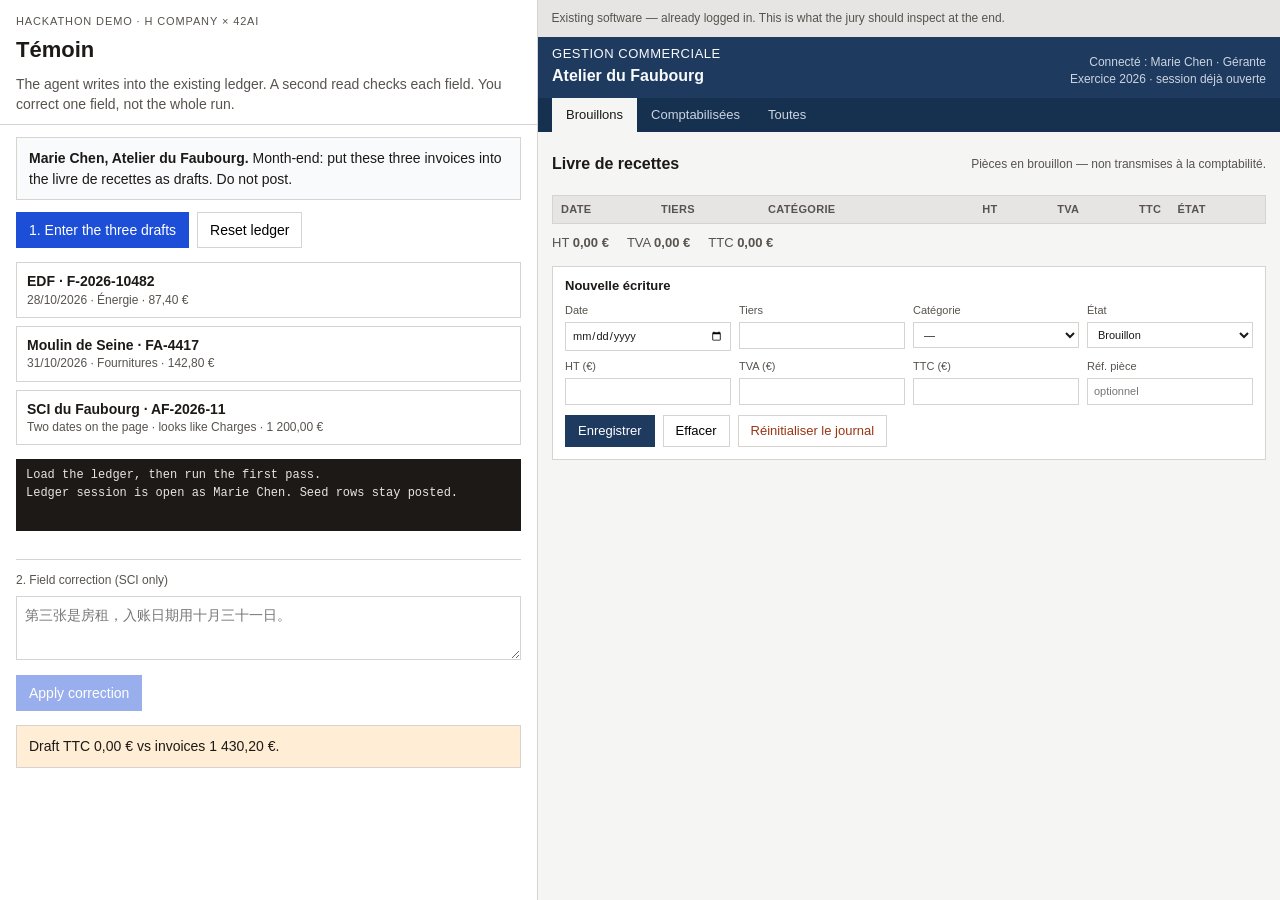
<file: hackathon/web/index.html>
<!doctype html>
<html lang="en">
<head>
  <meta charset="utf-8">
  <meta name="viewport" content="width=device-width, initial-scale=1">
  <title>Témoin — witnessed operator</title>
  <link rel="stylesheet" href="operator.css">
</head>
<body>
  <div class="shell">
    <section class="panel">
      <header>
        <p class="kicker">Hackathon demo · H Company × 42AI</p>
        <h1>Témoin</h1>
        <p class="lead">The agent writes into the existing ledger. A second read checks each field. You correct one field, not the whole run.</p>
      </header>
      <div class="scroll">
        <div class="goal">
          <strong>Marie Chen, Atelier du Faubourg.</strong>
          Month-end: put these three invoices into the livre de recettes as drafts. Do not post.
        </div>
        <div class="row">
          <button class="primary" id="run" type="button">1. Enter the three drafts</button>
          <button id="reset" type="button">Reset ledger</button>
        </div>
        <div class="inv" id="invoice-list">
          <a href="invoices.html#edf" target="_blank" rel="noopener">
            <div class="who">EDF · F-2026-10482</div>
            <div class="meta">28/10/2026 · Énergie · 87,40 €</div>
          </a>
          <a href="invoices.html#moulin" target="_blank" rel="noopener">
            <div class="who">Moulin de Seine · FA-4417</div>
            <div class="meta">31/10/2026 · Fournitures · 142,80 €</div>
          </a>
          <a href="invoices.html#sci" target="_blank" rel="noopener">
            <div class="who">SCI du Faubourg · AF-2026-11</div>
            <div class="meta">Two dates on the page · looks like Charges · 1 200,00 €</div>
          </a>
        </div>
        <div class="log" id="log">Load the ledger, then run the first pass.</div>
        <div class="cards" id="cards"></div>
        <div class="correct">
          <label for="correction">2. Field correction (SCI only)</label>
          <textarea id="correction" autocomplete="off" placeholder="第三张是房租，入账日期用十月三十一日。"></textarea>
          <div class="row">
            <button class="primary" id="apply-correction" type="button" disabled>Apply correction</button>
          </div>
        </div>
        <div class="summary no" id="summary">No drafts yet.</div>
      </div>
    </section>
    <section class="stage">
      <header>Existing software — already logged in. This is what the jury should inspect at the end.</header>
      <iframe id="ledger-frame" title="Livre de recettes" src="ledger.html"></iframe>
    </section>
  </div>
  <script src="invoices.js"></script>
  <script src="verify.js"></script>
  <script src="operator.js"></script>
</body>
</html>
</file>
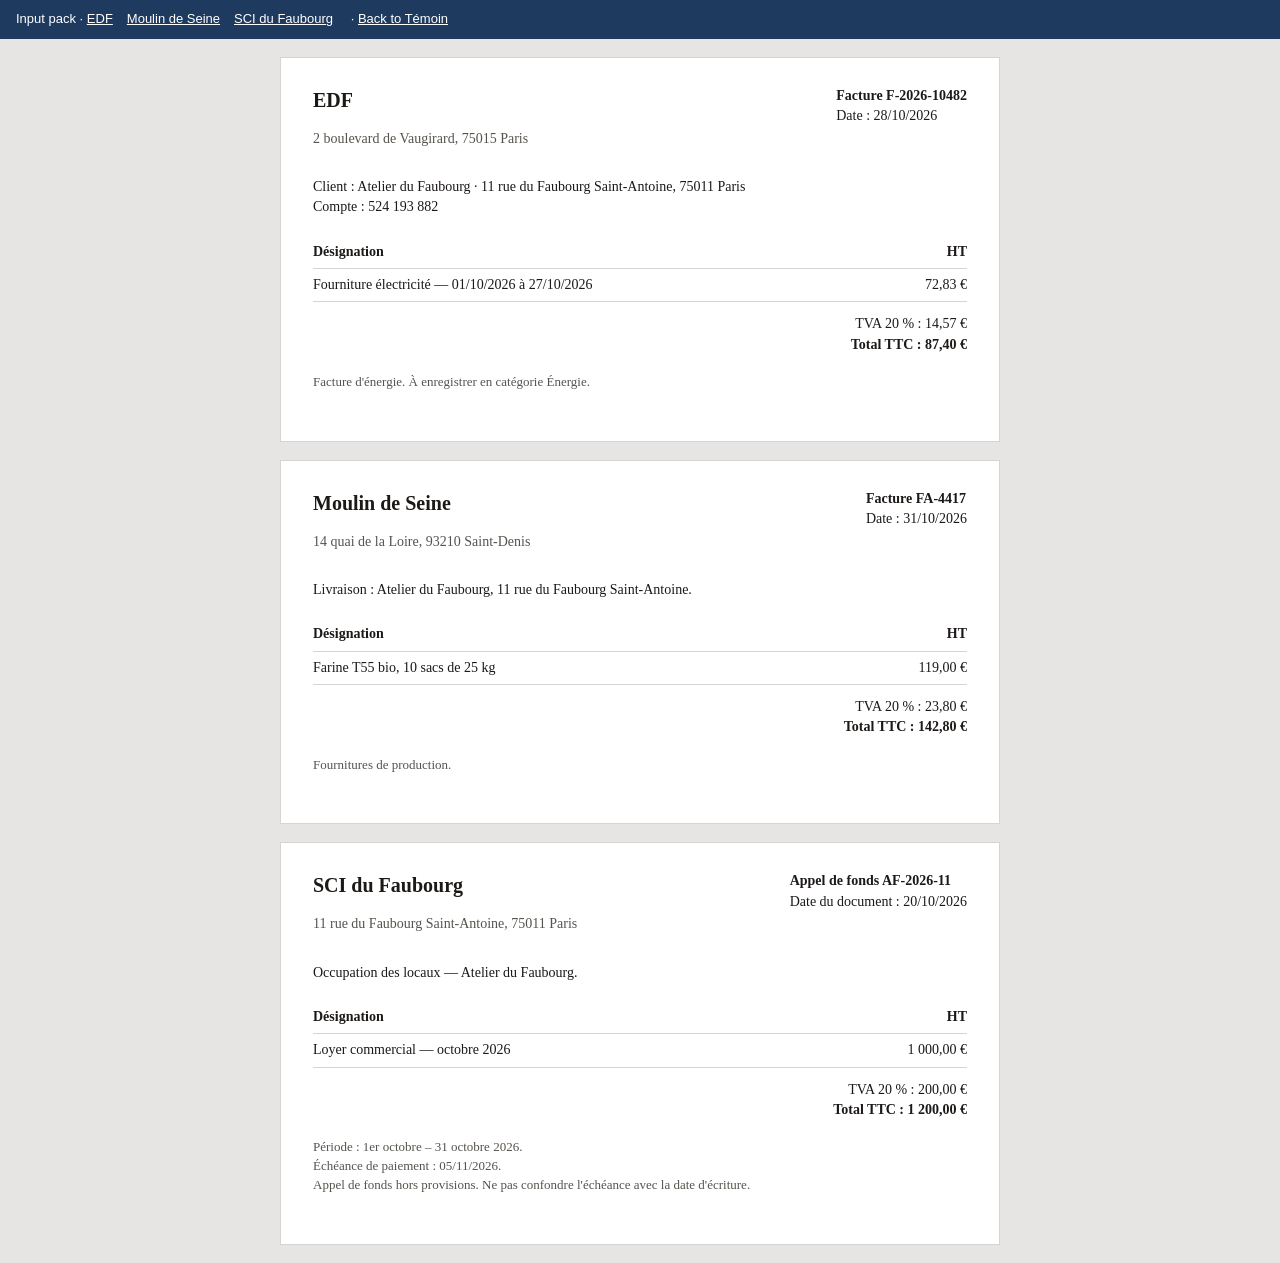
<file: hackathon/web/invoices.html>
<!doctype html>
<html lang="fr">
<head>
  <meta charset="utf-8">
  <meta name="viewport" content="width=device-width, initial-scale=1">
  <title>Pièces — Atelier du Faubourg</title>
  <style>
    :root { --ink: #1c1917; --muted: #57534e; --line: #d6d3d1; }
    * { box-sizing: border-box; }
    body {
      margin: 0;
      background: #e7e5e4;
      color: var(--ink);
      font: 14px/1.45 "Liberation Serif", "Times New Roman", serif;
    }
    nav {
      position: sticky;
      top: 0;
      z-index: 1;
      background: #1e3a5f;
      color: #fff;
      padding: 10px 16px;
      font-family: "Liberation Sans", sans-serif;
      font-size: 13px;
    }
    .page { scroll-margin-top: 52px; }
    nav a { color: #fff; margin-right: 14px; }
    .page {
      max-width: 720px;
      margin: 18px auto;
      background: #fff;
      border: 1px solid var(--line);
      padding: 28px 32px 36px;
    }
    header { display: flex; justify-content: space-between; gap: 16px; }
    h1 { margin: 0; font-size: 20px; }
    .muted { color: var(--muted); }
    table { width: 100%; border-collapse: collapse; margin-top: 18px; }
    th, td { border-bottom: 1px solid var(--line); padding: 6px 0; text-align: left; }
    td.num, th.num { text-align: right; font-variant-numeric: tabular-nums; }
    .totals { margin-top: 12px; text-align: right; }
    .note { margin-top: 18px; font-size: 13px; color: var(--muted); }
    @media print {
      nav { display: none; }
      .page { border: 0; margin: 0; page-break-after: always; }
    }
  </style>
</head>
<body>
  <nav>
    Input pack · <a href="#edf">EDF</a><a href="#moulin">Moulin de Seine</a><a href="#sci">SCI du Faubourg</a>
    · <a href="index.html">Back to Témoin</a>
  </nav>

  <article class="page" id="edf">
    <header>
      <div>
        <h1>EDF</h1>
        <p class="muted">2 boulevard de Vaugirard, 75015 Paris</p>
      </div>
      <div>
        <strong>Facture F-2026-10482</strong><br>
        Date : 28/10/2026
      </div>
    </header>
    <p>Client : Atelier du Faubourg · 11 rue du Faubourg Saint-Antoine, 75011 Paris<br>
    Compte : 524 193 882</p>
    <table>
      <thead><tr><th>Désignation</th><th class="num">HT</th></tr></thead>
      <tbody>
        <tr><td>Fourniture électricité — 01/10/2026 à 27/10/2026</td><td class="num">72,83 €</td></tr>
      </tbody>
    </table>
    <p class="totals">TVA 20 % : 14,57 €<br><strong>Total TTC : 87,40 €</strong></p>
    <p class="note">Facture d'énergie. À enregistrer en catégorie Énergie.</p>
  </article>

  <article class="page" id="moulin">
    <header>
      <div>
        <h1>Moulin de Seine</h1>
        <p class="muted">14 quai de la Loire, 93210 Saint-Denis</p>
      </div>
      <div>
        <strong>Facture FA-4417</strong><br>
        Date : 31/10/2026
      </div>
    </header>
    <p>Livraison : Atelier du Faubourg, 11 rue du Faubourg Saint-Antoine.</p>
    <table>
      <thead><tr><th>Désignation</th><th class="num">HT</th></tr></thead>
      <tbody>
        <tr><td>Farine T55 bio, 10 sacs de 25 kg</td><td class="num">119,00 €</td></tr>
      </tbody>
    </table>
    <p class="totals">TVA 20 % : 23,80 €<br><strong>Total TTC : 142,80 €</strong></p>
    <p class="note">Fournitures de production.</p>
  </article>

  <article class="page" id="sci">
    <header>
      <div>
        <h1>SCI du Faubourg</h1>
        <p class="muted">11 rue du Faubourg Saint-Antoine, 75011 Paris</p>
      </div>
      <div>
        <strong>Appel de fonds AF-2026-11</strong><br>
        Date du document : 20/10/2026
      </div>
    </header>
    <p>Occupation des locaux — Atelier du Faubourg.</p>
    <table>
      <thead><tr><th>Désignation</th><th class="num">HT</th></tr></thead>
      <tbody>
        <tr><td>Loyer commercial — octobre 2026</td><td class="num">1 000,00 €</td></tr>
      </tbody>
    </table>
    <p class="totals">TVA 20 % : 200,00 €<br><strong>Total TTC : 1 200,00 €</strong></p>
    <p class="note">
      Période : 1er octobre – 31 octobre 2026.<br>
      Échéance de paiement : 05/11/2026.<br>
      Appel de fonds hors provisions. Ne pas confondre l'échéance avec la date d'écriture.
    </p>
  </article>
</body>
</html>
</file>
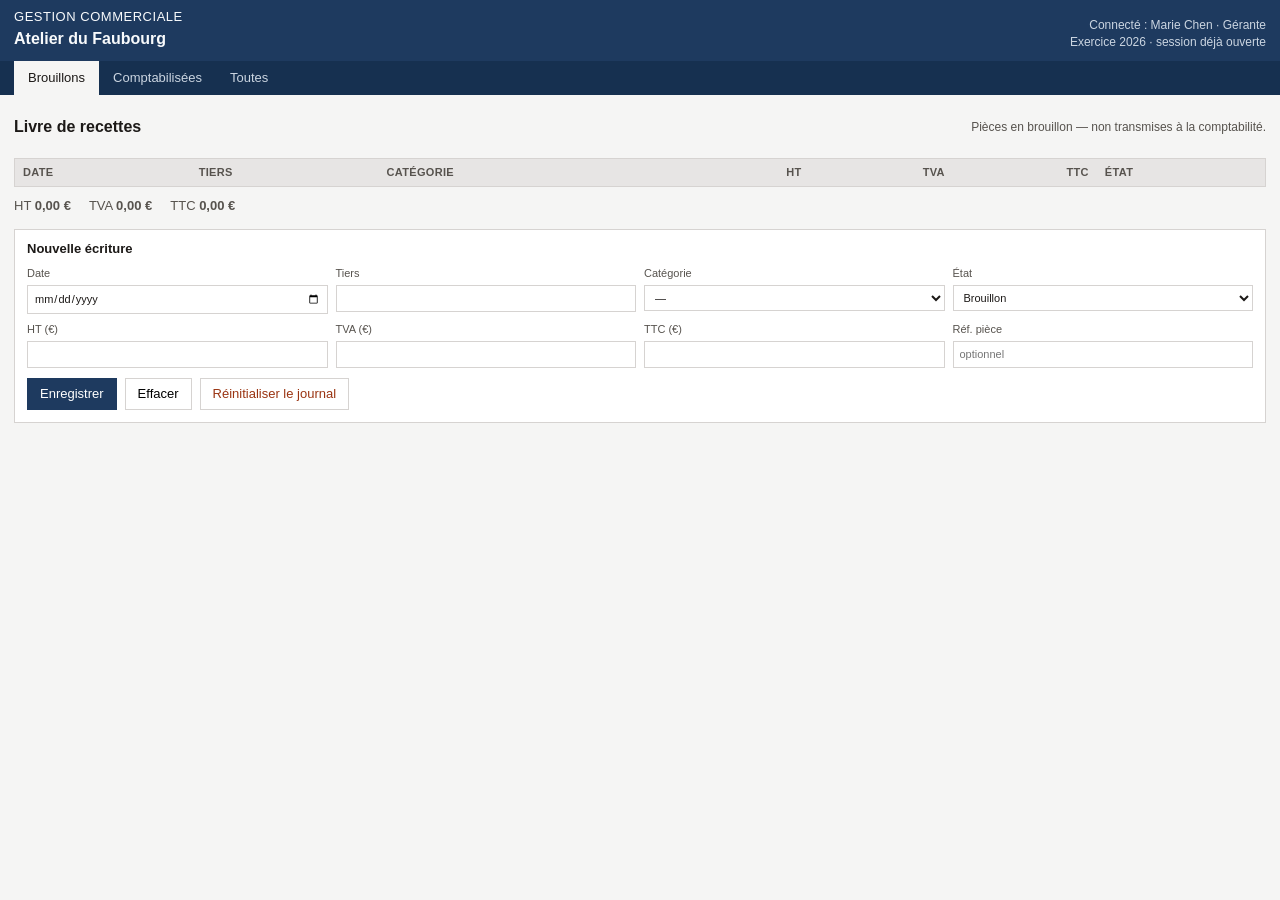
<file: hackathon/web/ledger.html>
<!doctype html>
<html lang="fr">
<head>
  <meta charset="utf-8">
  <meta name="viewport" content="width=device-width, initial-scale=1">
  <title>Livre de recettes — Atelier du Faubourg</title>
  <link rel="stylesheet" href="ledger.css">
</head>
<body>
  <div class="app">
    <header class="top">
      <div class="brand">
        Gestion commerciale
        <strong>Atelier du Faubourg</strong>
      </div>
      <div class="session">
        Connecté : Marie Chen · Gérante<br>
        Exercice 2026 · session déjà ouverte
      </div>
    </header>
    <nav class="tabs" aria-label="Journaux">
      <button type="button" id="tab-drafts" aria-selected="true">Brouillons</button>
      <button type="button" id="tab-posted" aria-selected="false">Comptabilisées</button>
      <button type="button" id="tab-all" aria-selected="false">Toutes</button>
    </nav>
    <main class="main">
      <div class="toolbar">
        <h1>Livre de recettes</h1>
        <p class="hint" id="filter-hint">Pièces en brouillon — non transmises à la comptabilité.</p>
      </div>
      <table>
        <thead>
          <tr>
            <th>Date</th>
            <th>Tiers</th>
            <th>Catégorie</th>
            <th class="num">HT</th>
            <th class="num">TVA</th>
            <th class="num">TTC</th>
            <th>État</th>
          </tr>
        </thead>
        <tbody id="rows"></tbody>
      </table>
      <p class="totals" id="totals"></p>
      <form class="form" id="entry-form">
        <h2>Nouvelle écriture</h2>
        <div class="grid">
          <label>Date
            <input id="f-date" name="date" type="date" required>
          </label>
          <label>Tiers
            <input id="f-vendor" name="vendor" required maxlength="80">
          </label>
          <label>Catégorie
            <select id="f-category" name="category" required>
              <option value="">—</option>
              <option>Énergie</option>
              <option>Fournitures</option>
              <option>Loyer</option>
              <option>Charges</option>
              <option>Télécom</option>
            </select>
          </label>
          <label>État
            <select id="f-status" name="status">
              <option>Brouillon</option>
              <option>Comptabilisée</option>
            </select>
          </label>
          <label>HT (€)
            <input id="f-ht" name="ht" inputmode="decimal" required>
          </label>
          <label>TVA (€)
            <input id="f-tva" name="tva" inputmode="decimal" required>
          </label>
          <label>TTC (€)
            <input id="f-ttc" name="ttc" inputmode="decimal" required>
          </label>
          <label>Réf. pièce
            <input id="f-invoice" name="invoiceId" maxlength="32" placeholder="optionnel">
          </label>
          <input id="f-source" name="source" type="hidden" value="form">
        </div>
        <div class="actions">
          <button class="primary" id="f-save" type="submit">Enregistrer</button>
          <button class="ghost" id="f-clear" type="reset">Effacer</button>
          <button class="danger" id="f-reset" type="button">Réinitialiser le journal</button>
        </div>
      </form>
    </main>
  </div>
  <script src="invoices.js"></script>
  <script src="verify.js"></script>
  <script src="ledger.js"></script>
  <script src="ledger-ui.js"></script>
</body>
</html>
</file>
<file: hackathon/web/operator.css>
:root {
  --bg: #f4f1ea;
  --ink: #1c1917;
  --muted: #57534e;
  --line: #d6d3d1;
  --white: #fff;
  --accent: #1d4ed8;
  --ok: #166534;
  --warn: #92400e;
  --bad: #9f1239;
  --ok-bg: #dcfce7;
  --warn-bg: #ffedd5;
  --bad-bg: #ffe4e6;
}

* { box-sizing: border-box; }
html, body {
  margin: 0;
  height: 100%;
  background: var(--bg);
  color: var(--ink);
  font: 14px/1.45 "Source Sans 3", "Liberation Sans", sans-serif;
}

.shell {
  height: 100%;
  display: grid;
  grid-template-columns: minmax(340px, 42%) 1fr;
}

.panel {
  display: flex;
  flex-direction: column;
  min-width: 0;
  border-right: 1px solid var(--line);
  background: var(--white);
}

.panel header {
  padding: 14px 16px 10px;
  border-bottom: 1px solid var(--line);
}

.kicker {
  margin: 0;
  font-size: 11px;
  letter-spacing: 0.08em;
  text-transform: uppercase;
  color: var(--muted);
}

h1 {
  margin: 4px 0 0;
  font-size: 22px;
  font-weight: 650;
}

.lead {
  margin: 8px 0 0;
  color: var(--muted);
}

.scroll {
  flex: 1;
  overflow: auto;
  padding: 12px 16px 20px;
}

.goal {
  background: #f8fafc;
  border: 1px solid var(--line);
  padding: 10px 12px;
  margin-bottom: 12px;
}

.goal strong { font-weight: 650; }

.row {
  display: flex;
  flex-wrap: wrap;
  gap: 8px;
  margin: 10px 0 14px;
}

button {
  font: inherit;
  padding: 7px 12px;
  border: 1px solid var(--line);
  background: var(--white);
  cursor: pointer;
}

button.primary {
  background: var(--accent);
  color: #fff;
  border-color: var(--accent);
}

button:disabled { opacity: 0.45; cursor: not-allowed; }

.inv {
  display: grid;
  gap: 8px;
  margin-bottom: 14px;
}

.inv a {
  display: block;
  color: inherit;
  text-decoration: none;
  border: 1px solid var(--line);
  padding: 8px 10px;
}

.inv a:hover { border-color: var(--accent); }
.inv .who { font-weight: 650; }
.inv .meta { color: var(--muted); font-size: 12px; }

.log {
  font-family: ui-monospace, "Liberation Mono", monospace;
  font-size: 12px;
  background: #1c1917;
  color: #e7e5e4;
  padding: 8px 10px;
  min-height: 72px;
  margin-bottom: 14px;
  white-space: pre-wrap;
}

.cards { display: grid; gap: 8px; }

.card {
  border: 1px solid var(--line);
  padding: 8px 10px;
}

.card.match { background: var(--ok-bg); }
.card.uncertain { background: var(--warn-bg); }
.card.mismatch { background: var(--bad-bg); }

.card h3 {
  margin: 0 0 6px;
  font-size: 13px;
  display: flex;
  justify-content: space-between;
  gap: 8px;
}

.badge {
  font-size: 11px;
  font-weight: 650;
  text-transform: uppercase;
  letter-spacing: 0.04em;
}

.match .badge { color: var(--ok); }
.uncertain .badge { color: var(--warn); }
.mismatch .badge { color: var(--bad); }

.fields {
  display: grid;
  grid-template-columns: 88px 1fr;
  gap: 2px 8px;
  font-size: 12px;
}

.fields dt { color: var(--muted); }
.fields dd { margin: 0; font-variant-numeric: tabular-nums; }

.correct {
  margin-top: 14px;
  border-top: 1px solid var(--line);
  padding-top: 12px;
}

.correct label {
  display: block;
  font-size: 12px;
  color: var(--muted);
  margin-bottom: 6px;
}

.correct textarea {
  width: 100%;
  min-height: 64px;
  font: inherit;
  padding: 8px;
  border: 1px solid var(--line);
  resize: vertical;
}

.summary {
  margin-top: 12px;
  padding: 10px 12px;
  border: 1px solid var(--line);
  font-variant-numeric: tabular-nums;
}

.summary.ok { background: var(--ok-bg); }
.summary.no { background: var(--warn-bg); }

.stage {
  min-width: 0;
  display: flex;
  flex-direction: column;
  background: #e7e5e4;
}

.stage header {
  padding: 10px 14px;
  font-size: 12px;
  color: var(--muted);
}

.stage iframe {
  flex: 1;
  width: 100%;
  border: 0;
  background: var(--white);
}

@media (max-width: 960px) {
  .shell { grid-template-columns: 1fr; }
  .stage { min-height: 55vh; }
  .panel { border-right: 0; border-bottom: 1px solid var(--line); }
}
</file>
<file: hackathon/web/ledger.css>
:root {
  --ink: #1c1917;
  --muted: #57534e;
  --line: #d6d3d1;
  --paper: #f5f5f4;
  --white: #fff;
  --navy: #1e3a5f;
  --navy-2: #163050;
  --draft: #9a3412;
  --posted: #166534;
  --focus: #1d4ed8;
}

* { box-sizing: border-box; }
html, body {
  margin: 0;
  height: 100%;
  background: var(--paper);
  color: var(--ink);
  font: 13px/1.4 "Segoe UI", "Liberation Sans", sans-serif;
}

.app {
  min-height: 100%;
  display: flex;
  flex-direction: column;
}

.top {
  background: var(--navy);
  color: #f8fafc;
  padding: 8px 14px 10px;
  display: flex;
  justify-content: space-between;
  gap: 16px;
  align-items: flex-end;
}

.brand {
  font-size: 13px;
  letter-spacing: 0.04em;
  text-transform: uppercase;
}

.brand strong {
  display: block;
  font-size: 16px;
  letter-spacing: 0;
  text-transform: none;
  margin-top: 2px;
}

.session {
  text-align: right;
  font-size: 12px;
  color: #cbd5e1;
}

.tabs {
  display: flex;
  gap: 0;
  background: var(--navy-2);
  padding: 0 14px;
}

.tabs button {
  appearance: none;
  border: 0;
  background: transparent;
  color: #cbd5e1;
  padding: 8px 14px;
  font: inherit;
  cursor: pointer;
}

.tabs button[aria-selected="true"] {
  background: var(--paper);
  color: var(--ink);
}

.main {
  flex: 1;
  padding: 12px 14px 16px;
}

.toolbar {
  display: flex;
  justify-content: space-between;
  align-items: center;
  margin-bottom: 10px;
}

.toolbar h1 {
  margin: 0;
  font-size: 16px;
  font-weight: 650;
}

.hint {
  color: var(--muted);
  font-size: 12px;
}

table {
  width: 100%;
  border-collapse: collapse;
  background: var(--white);
  border: 1px solid var(--line);
}

th, td {
  padding: 6px 8px;
  border-bottom: 1px solid var(--line);
  text-align: left;
  vertical-align: middle;
}

th {
  background: #e7e5e4;
  font-weight: 650;
  font-size: 11px;
  text-transform: uppercase;
  letter-spacing: 0.03em;
  color: var(--muted);
}

td.num, th.num { text-align: right; font-variant-numeric: tabular-nums; }

tr.flash {
  outline: 2px solid var(--focus);
  outline-offset: -2px;
}

.status {
  display: inline-block;
  padding: 1px 6px;
  border: 1px solid var(--line);
  font-size: 11px;
}

.status.draft { color: var(--draft); border-color: #fdba74; }
.status.posted { color: var(--posted); border-color: #86efac; }

.form {
  margin-top: 14px;
  background: var(--white);
  border: 1px solid var(--line);
  padding: 10px 12px 12px;
}

.form h2 {
  margin: 0 0 8px;
  font-size: 13px;
}

.grid {
  display: grid;
  grid-template-columns: repeat(4, 1fr);
  gap: 8px;
}

label {
  display: flex;
  flex-direction: column;
  gap: 3px;
  font-size: 11px;
  color: var(--muted);
}

input, select {
  font: inherit;
  color: var(--ink);
  border: 1px solid var(--line);
  padding: 5px 6px;
  background: var(--white);
}

input:focus, select:focus {
  outline: 2px solid var(--focus);
  outline-offset: 0;
}

.actions {
  margin-top: 10px;
  display: flex;
  gap: 8px;
}

button.primary, button.danger, button.ghost {
  font: inherit;
  padding: 6px 12px;
  border: 1px solid var(--line);
  background: var(--white);
  cursor: pointer;
}

button.primary {
  background: var(--navy);
  color: #fff;
  border-color: var(--navy);
}

button.danger { color: var(--draft); }

.totals {
  margin-top: 10px;
  display: flex;
  gap: 18px;
  font-variant-numeric: tabular-nums;
}

.totals span { color: var(--muted); }
.totals strong { font-weight: 650; }

@media (max-width: 640px) {
  .grid { grid-template-columns: repeat(2, 1fr); }
}
</file>
